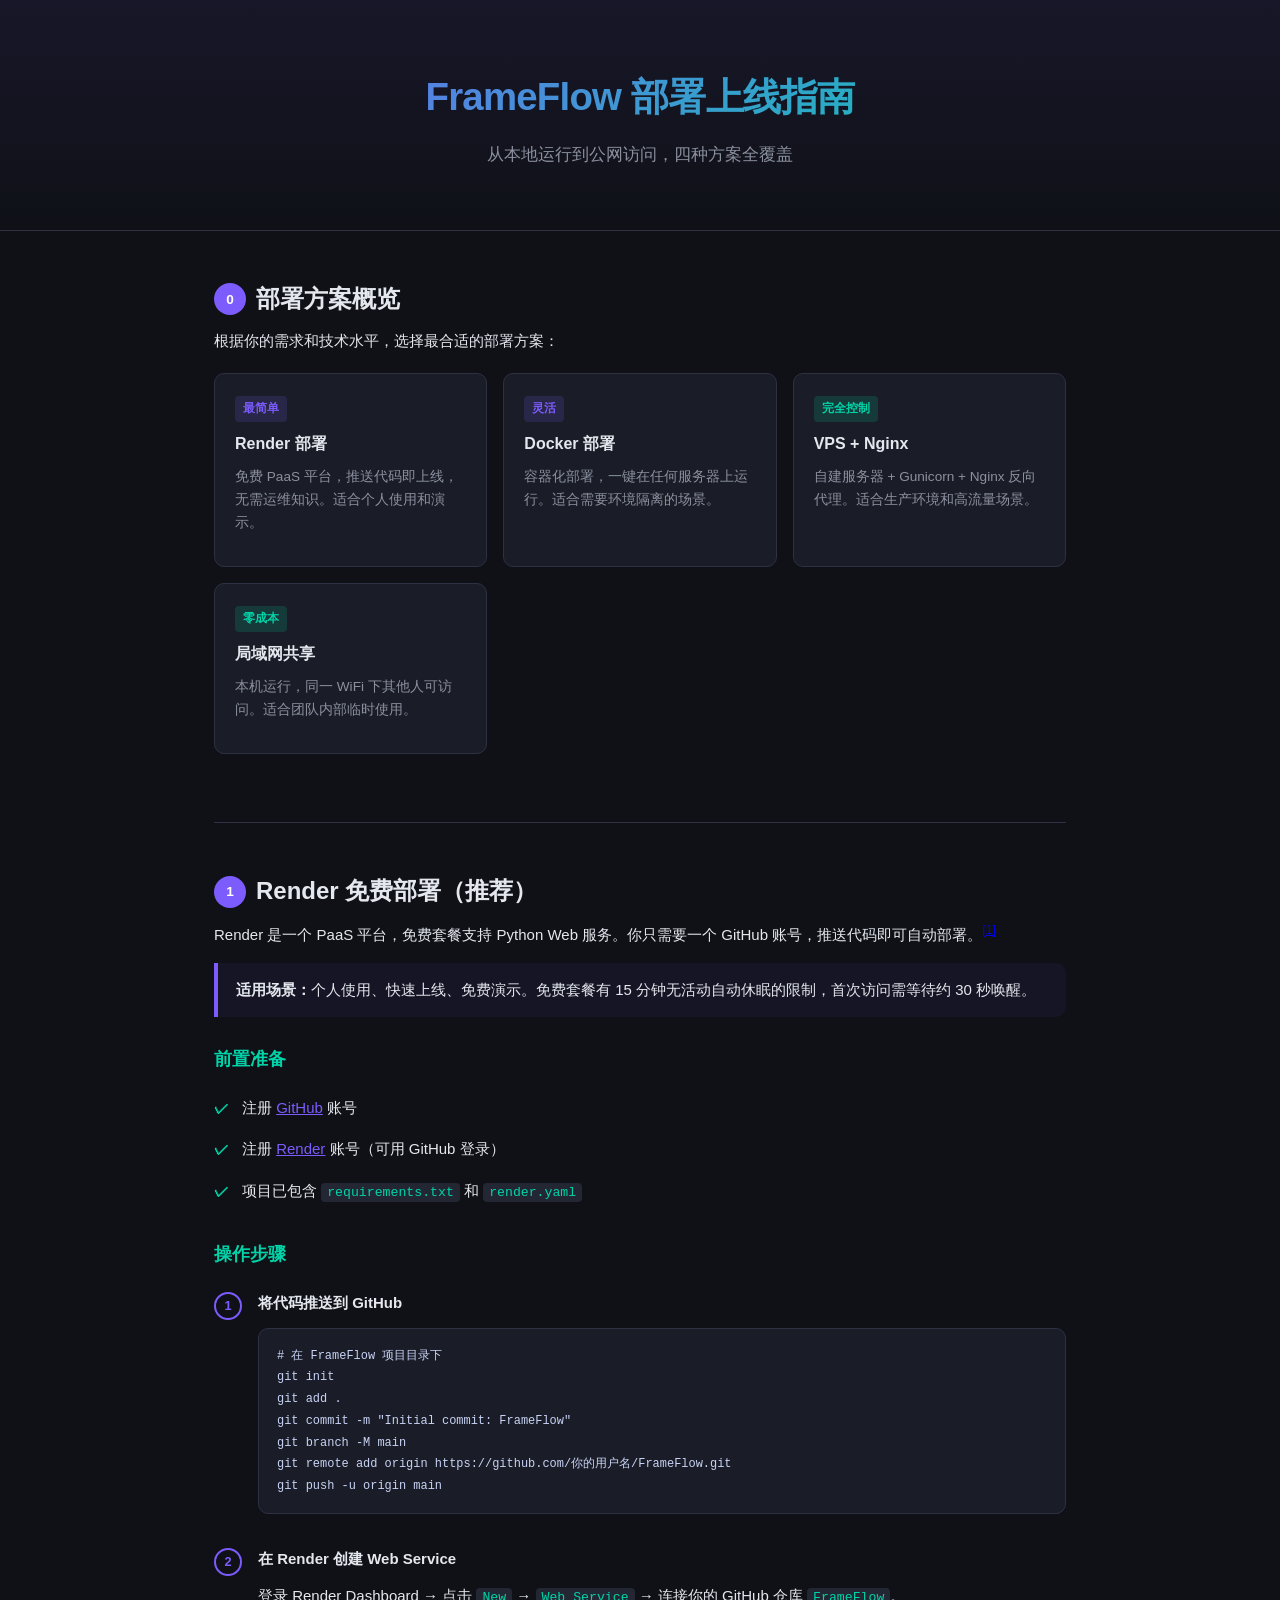
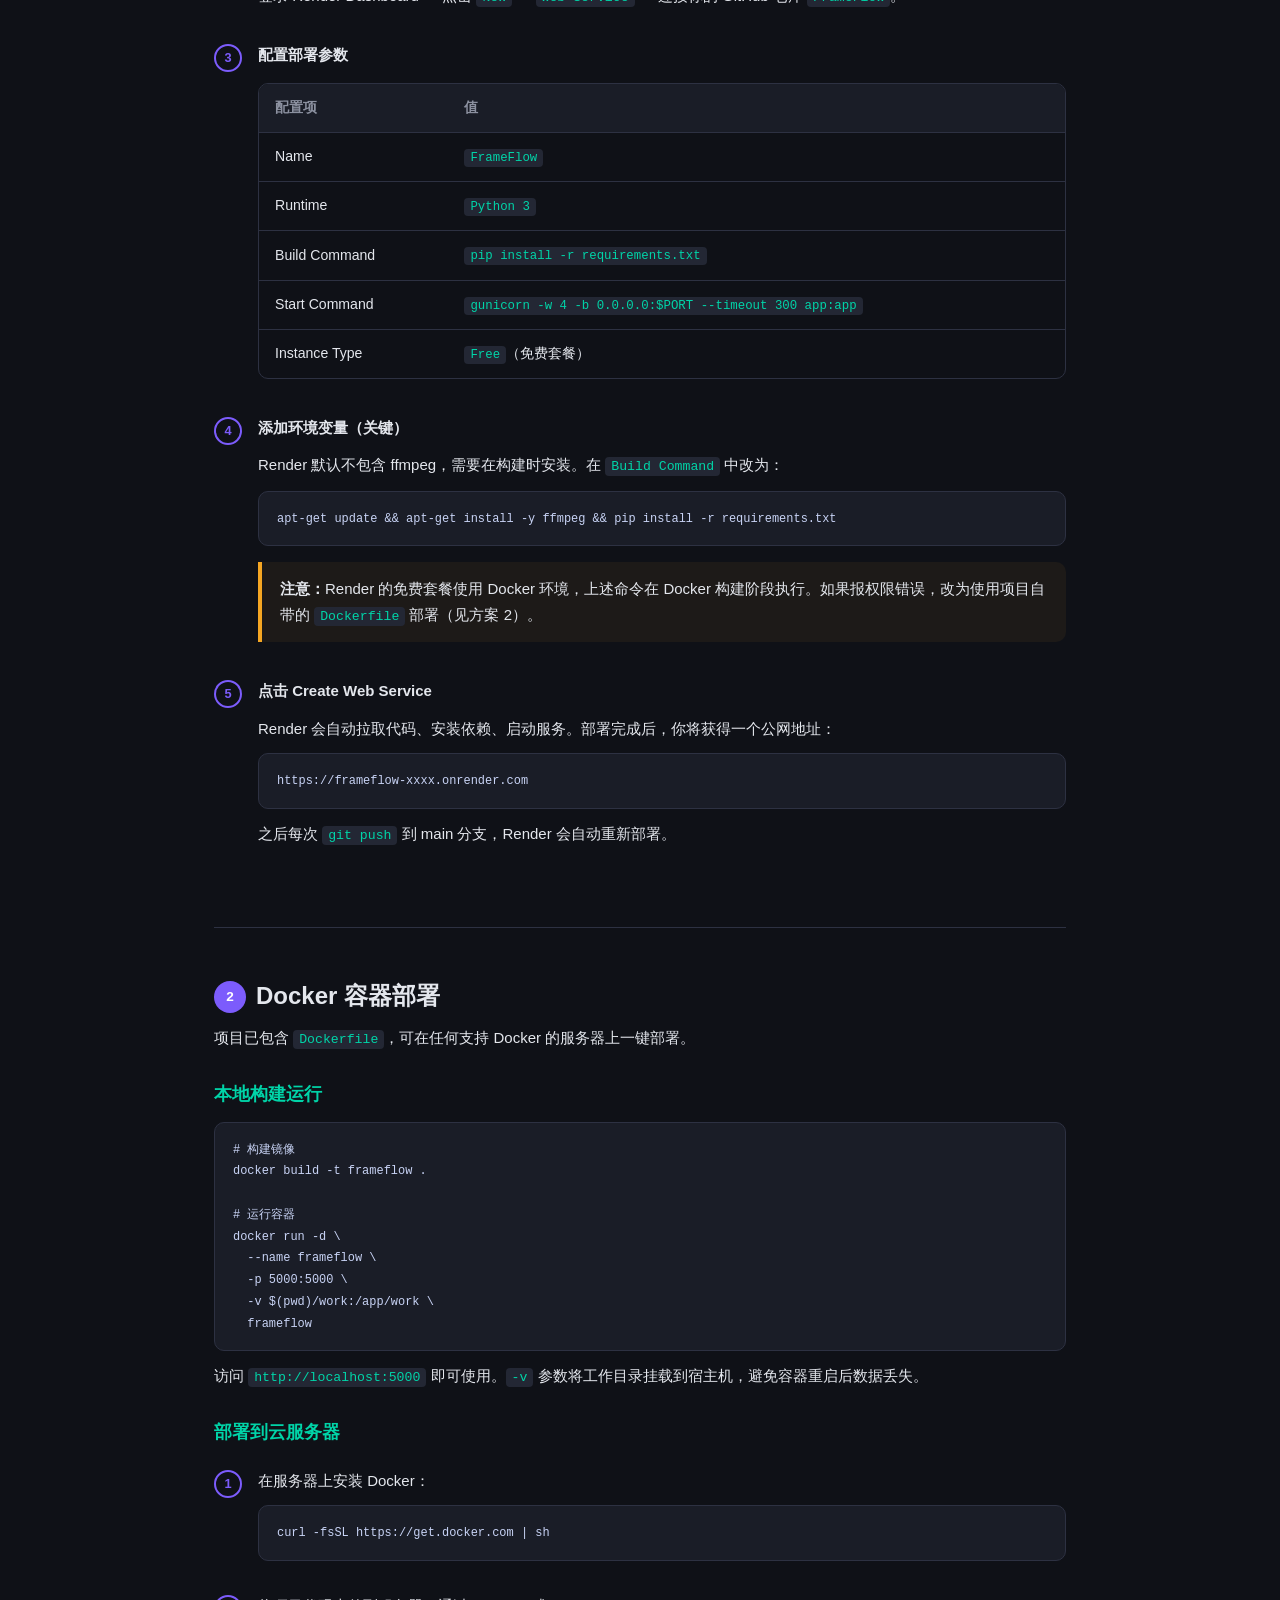
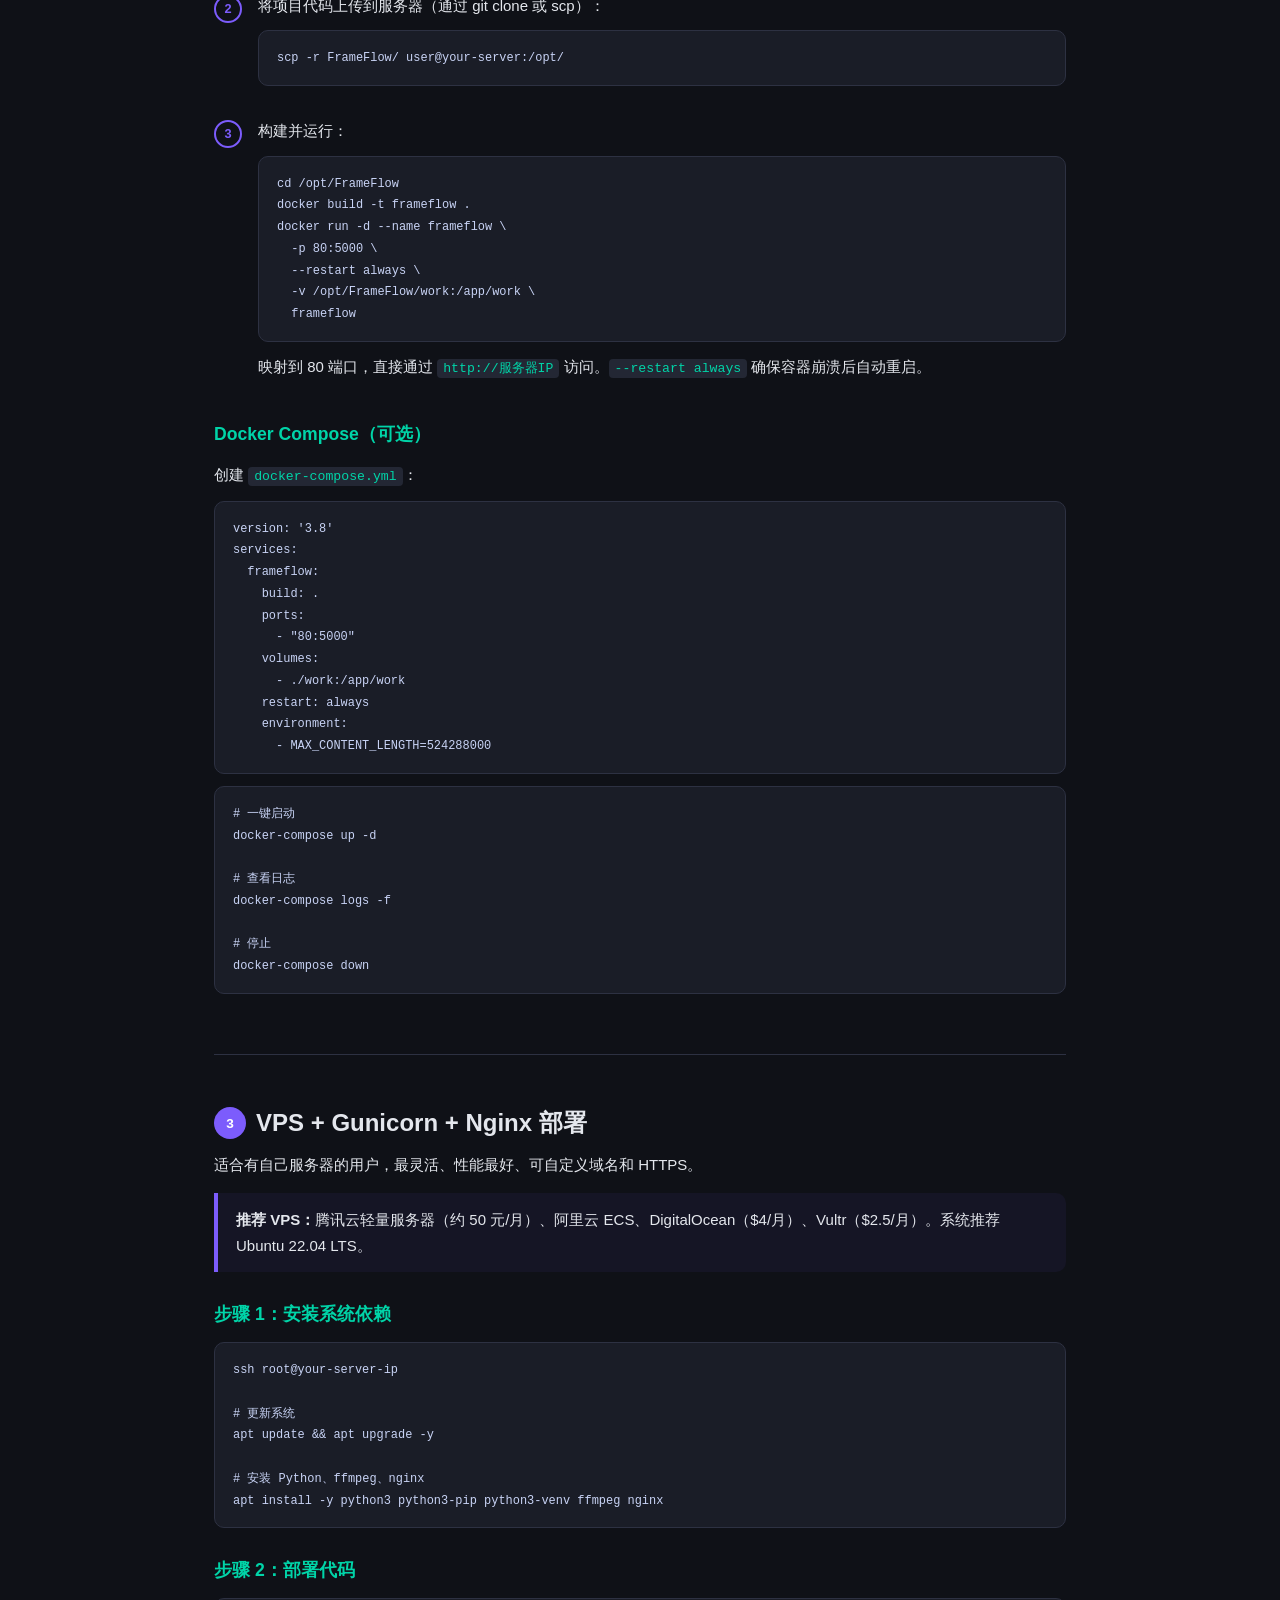
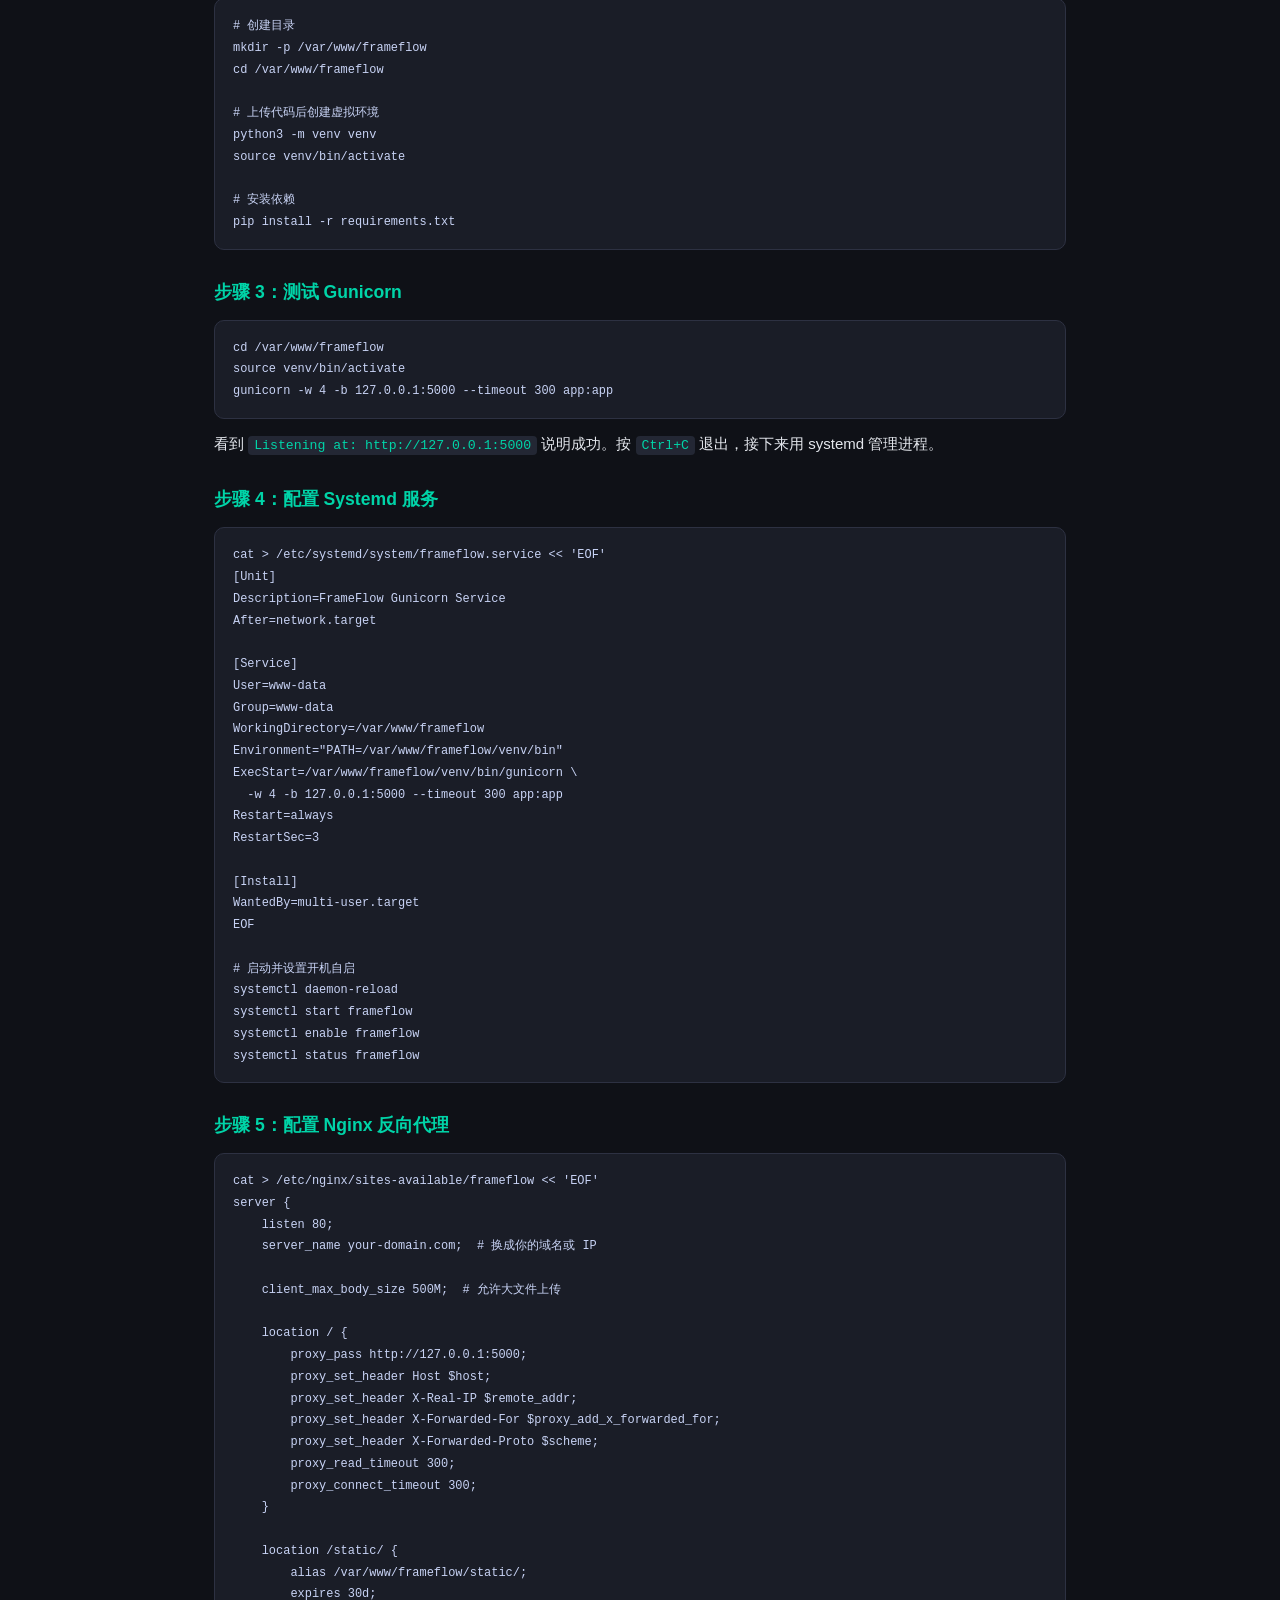
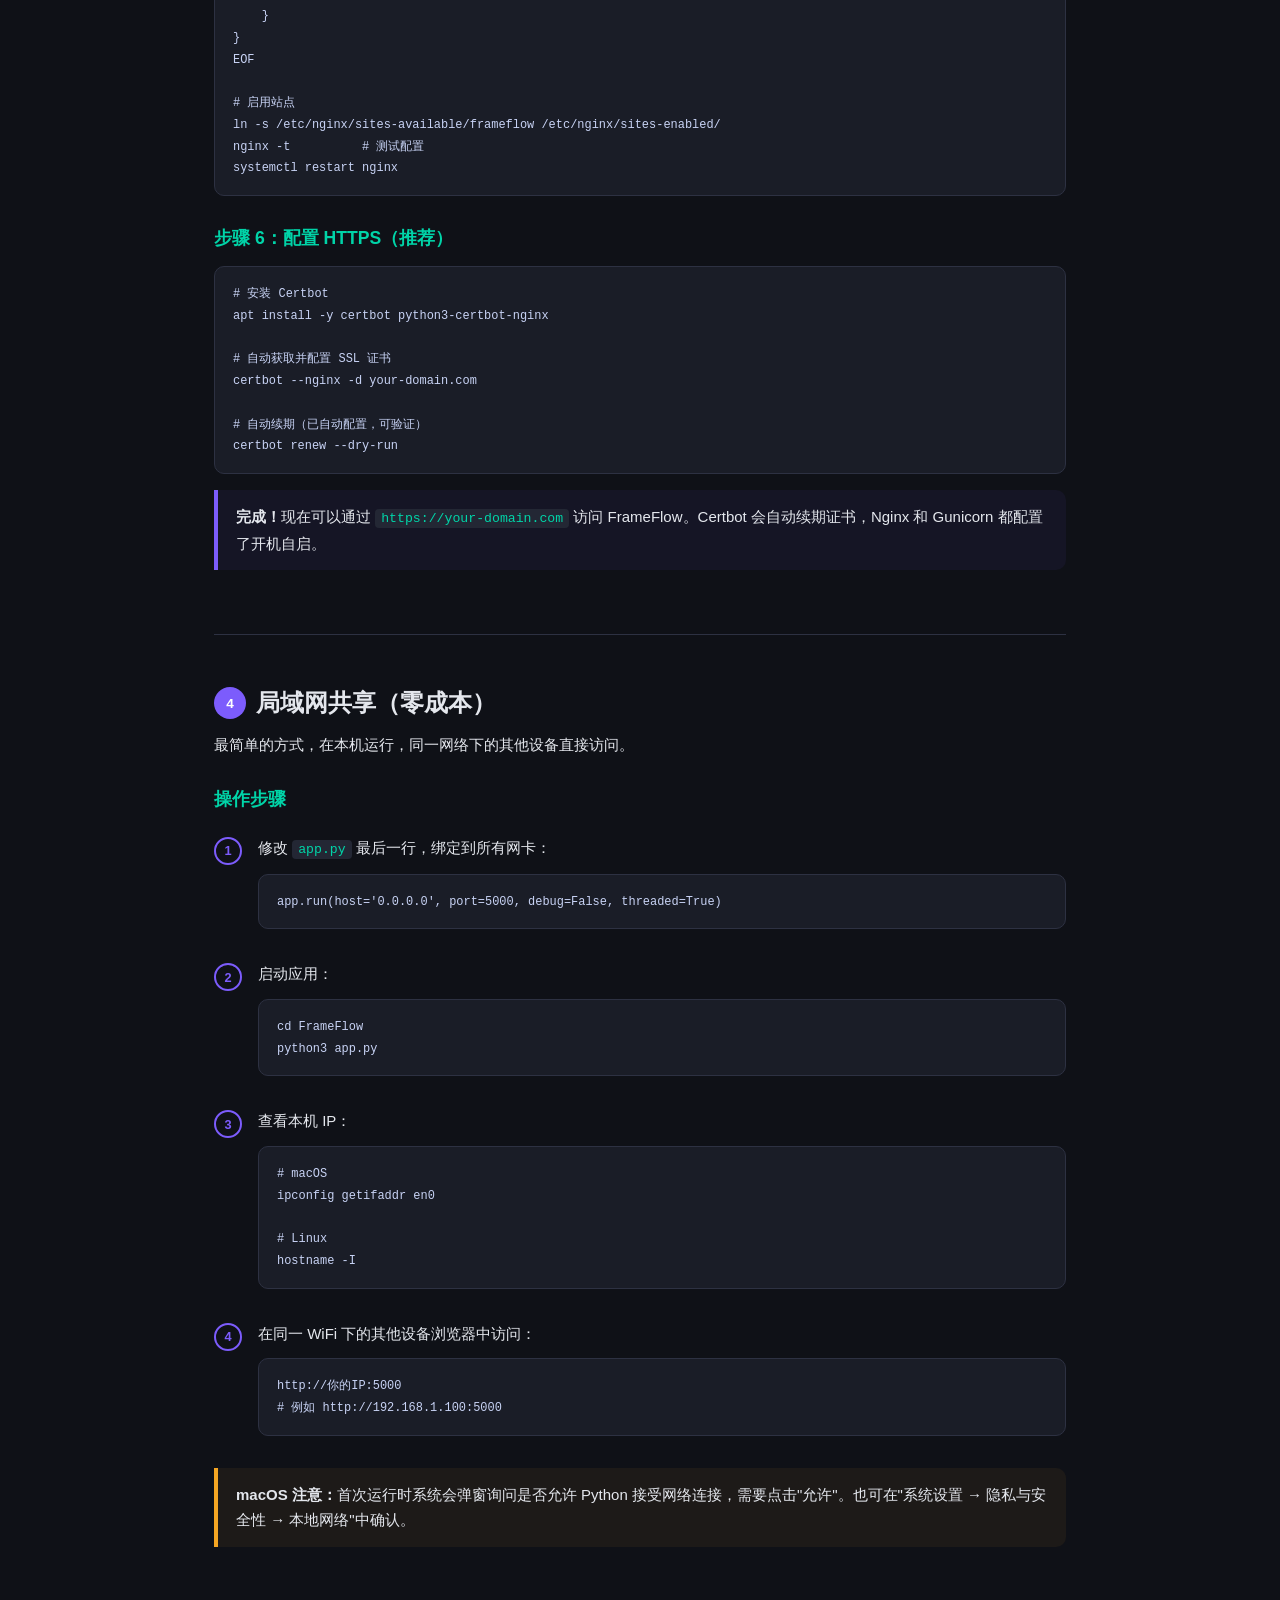
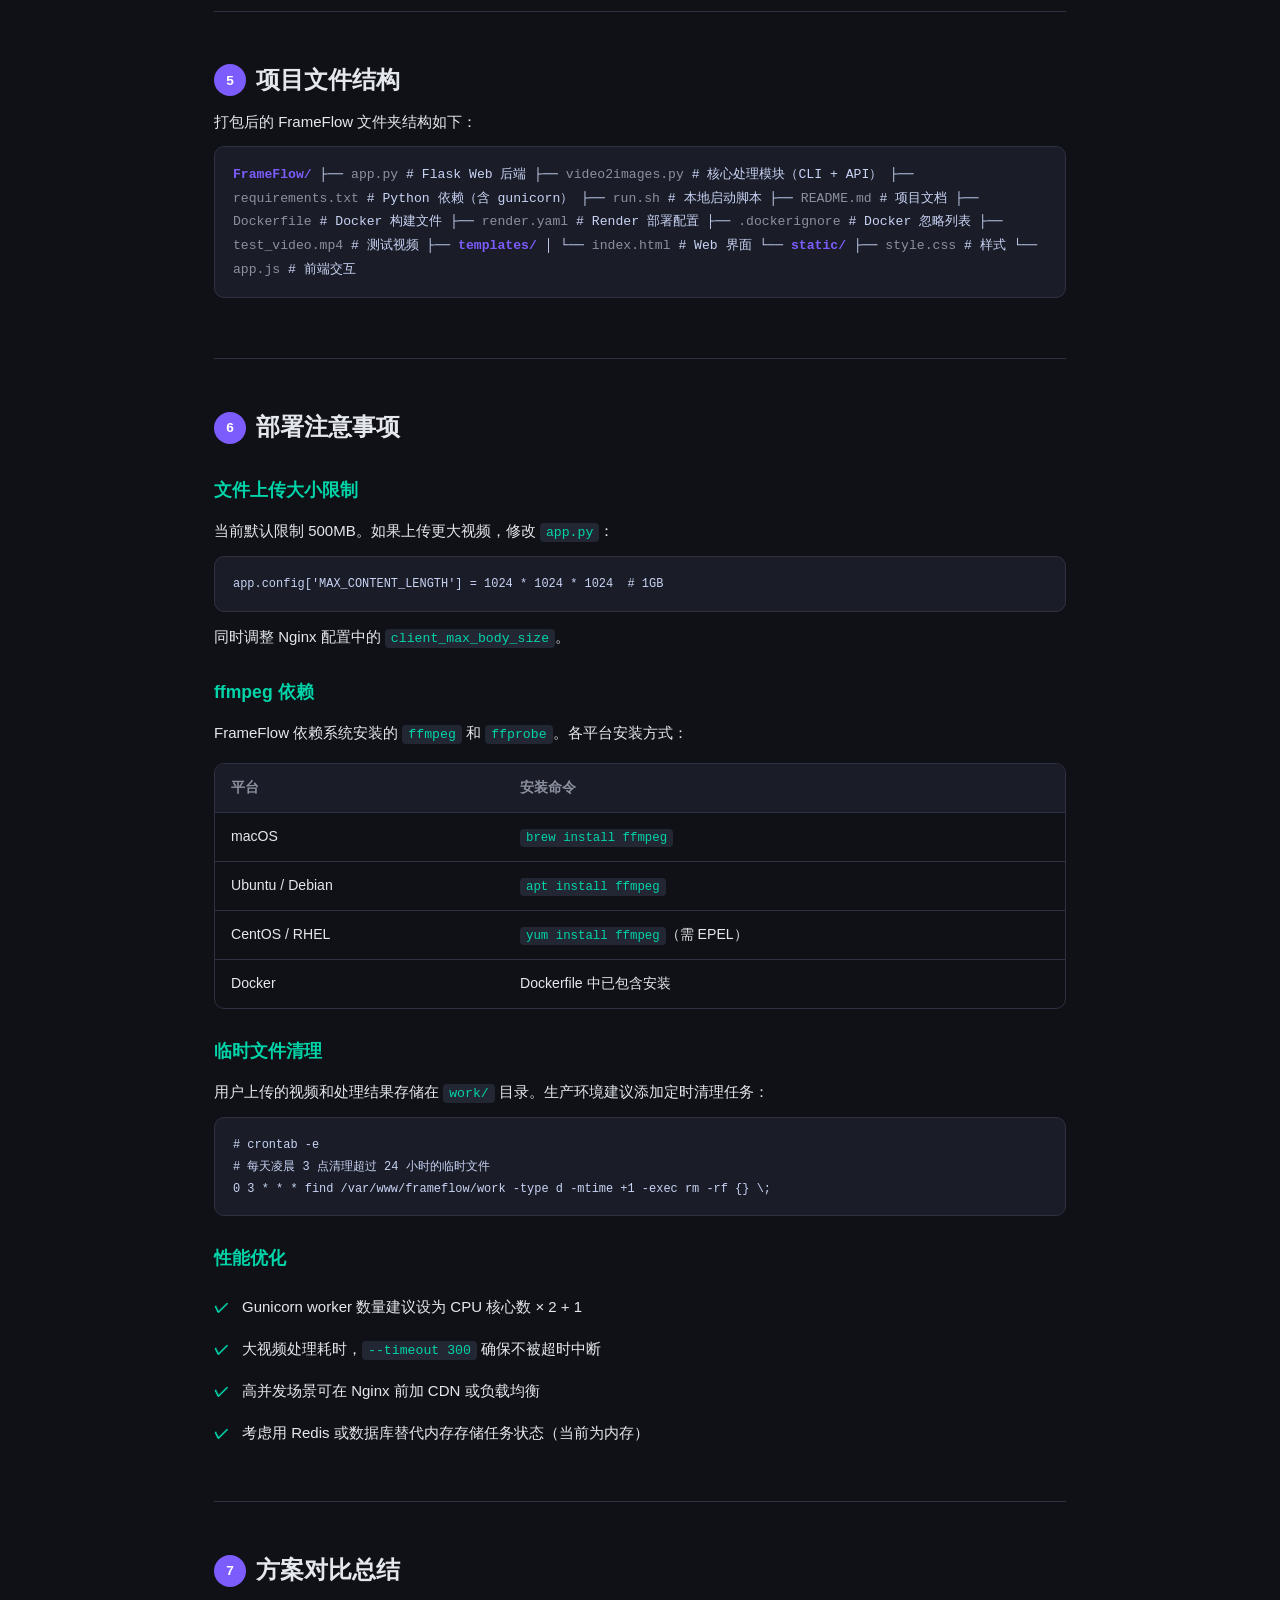
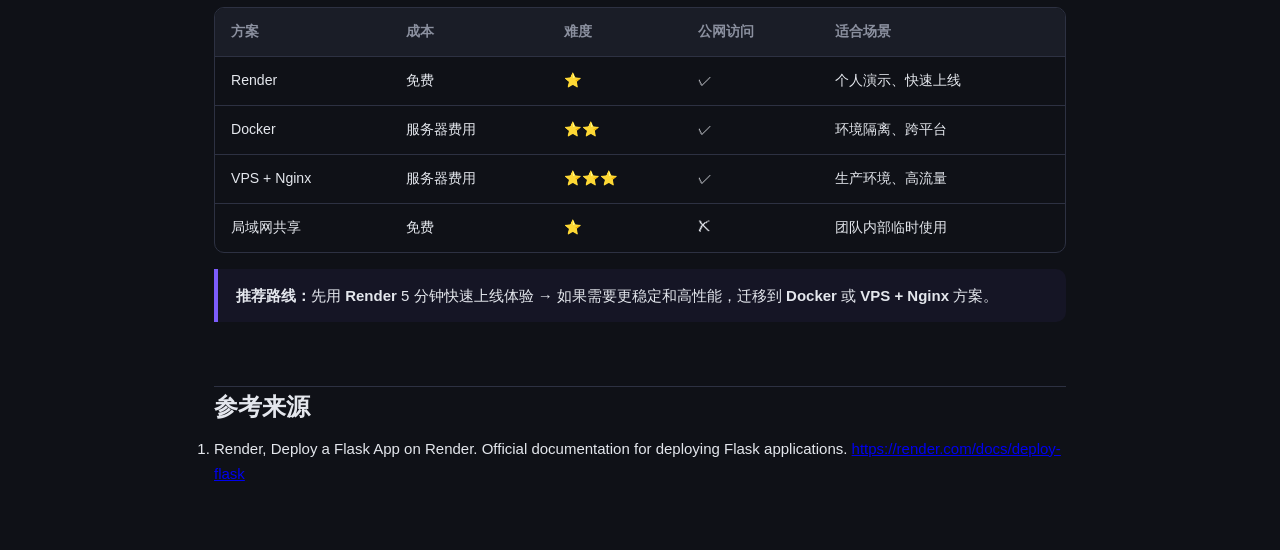
<file: deployment_guide.html>
<!-- Generated by Trae Work -->
<!DOCTYPE html>
<html lang="zh-CN">
<head>
<meta charset="UTF-8">
<meta name="viewport" content="width=device-width, initial-scale=1.0">
<title>FrameFlow 部署上线指南</title>
<style>
  :root {
    --bg: #0f1117;
    --bg2: #1a1d27;
    --bg3: #232734;
    --ink: #e4e7ed;
    --muted: #8b909f;
    --rule: #2d3142;
    --accent: #7c5cfc;
    --accent2: #00d4a8;
    --warn: #f5a623;
    --danger: #ef4444;
    --radius: 10px;
    --mono: "SF Mono", "Fira Code", "Cascadia Code", Menlo, Consolas, monospace;
    --sans: -apple-system, BlinkMacSystemFont, "Segoe UI", "PingFang SC", "Noto Sans CJK SC", sans-serif;
  }

  * { margin: 0; padding: 0; box-sizing: border-box; }

  body {
    font-family: var(--sans);
    background: var(--bg);
    color: var(--ink);
    line-height: 1.7;
    font-size: 15px;
    -webkit-font-smoothing: antialiased;
  }

  .container {
    max-width: 900px;
    margin: 0 auto;
    padding: 0 24px 80px;
  }

  /* Hero */
  .hero {
    text-align: center;
    padding: 64px 24px 48px;
    background: linear-gradient(180deg, rgba(124,92,252,0.08) 0%, transparent 100%);
    border-bottom: 1px solid var(--rule);
  }
  .hero h1 {
    font-size: 2.4rem;
    font-weight: 800;
    letter-spacing: -0.02em;
    background: linear-gradient(135deg, var(--accent), var(--accent2));
    -webkit-background-clip: text;
    -webkit-text-fill-color: transparent;
    background-clip: text;
  }
  .hero p {
    color: var(--muted);
    font-size: 1.05rem;
    margin-top: 12px;
  }

  /* Sections */
  section {
    padding: 48px 0;
    border-bottom: 1px solid var(--rule);
  }
  section:last-child { border-bottom: none; }

  h2 {
    font-size: 1.5rem;
    font-weight: 700;
    margin-bottom: 8px;
    display: flex;
    align-items: center;
    gap: 10px;
  }
  h2 .num {
    display: inline-flex;
    align-items: center;
    justify-content: center;
    width: 32px; height: 32px;
    border-radius: 50%;
    background: var(--accent);
    color: #fff;
    font-size: 0.85rem;
    font-weight: 700;
    flex-shrink: 0;
  }
  h3 {
    font-size: 1.1rem;
    font-weight: 600;
    margin-top: 28px;
    margin-bottom: 12px;
    color: var(--accent2);
  }
  p { margin-bottom: 12px; color: var(--ink); }
  .muted { color: var(--muted); }

  /* Code blocks */
  pre {
    background: var(--bg2);
    border: 1px solid var(--rule);
    border-radius: var(--radius);
    padding: 16px 18px;
    overflow-x: auto;
    margin: 12px 0;
    font-family: var(--mono);
    font-size: 0.85rem;
    line-height: 1.6;
    color: #c8d3f5;
  }
  code {
    font-family: var(--mono);
    font-size: 0.88em;
    background: var(--bg3);
    padding: 2px 6px;
    border-radius: 4px;
    color: var(--accent2);
  }
  pre code {
    background: none;
    padding: 0;
    color: inherit;
  }

  /* Tables */
  .table-wrap {
    overflow-x: auto;
    margin: 16px 0;
    border-radius: var(--radius);
    border: 1px solid var(--rule);
  }
  table {
    width: 100%;
    border-collapse: collapse;
    font-size: 0.88rem;
  }
  th {
    background: var(--bg2);
    text-align: left;
    padding: 12px 16px;
    font-weight: 600;
    color: var(--muted);
    border-bottom: 1px solid var(--rule);
    white-space: nowrap;
  }
  td {
    padding: 12px 16px;
    border-bottom: 1px solid var(--rule);
  }
  tr:last-child td { border-bottom: none; }

  /* Callouts */
  .callout {
    border-left: 4px solid var(--accent);
    background: rgba(124,92,252,0.06);
    border-radius: 0 var(--radius) var(--radius) 0;
    padding: 14px 18px;
    margin: 16px 0;
  }
  .callout.warn {
    border-left-color: var(--warn);
    background: rgba(245,166,35,0.06);
  }
  .callout.danger {
    border-left-color: var(--danger);
    background: rgba(239,68,68,0.06);
  }
  .callout strong { color: var(--ink); }

  /* Steps */
  .step {
    display: flex;
    gap: 16px;
    margin: 20px 0;
  }
  .step-num {
    flex-shrink: 0;
    width: 28px; height: 28px;
    border-radius: 50%;
    border: 2px solid var(--accent);
    color: var(--accent);
    display: flex;
    align-items: center;
    justify-content: center;
    font-weight: 700;
    font-size: 0.8rem;
    margin-top: 2px;
  }
  .step-body { flex: 1; }

  /* Cards */
  .card-grid {
    display: grid;
    grid-template-columns: repeat(auto-fit, minmax(250px, 1fr));
    gap: 16px;
    margin: 20px 0;
  }
  .card {
    background: var(--bg2);
    border: 1px solid var(--rule);
    border-radius: var(--radius);
    padding: 20px;
  }
  .card h4 {
    font-size: 1rem;
    font-weight: 600;
    margin-bottom: 8px;
  }
  .card .tag {
    display: inline-block;
    font-size: 0.72rem;
    font-weight: 600;
    padding: 3px 8px;
    border-radius: 4px;
    margin-bottom: 8px;
  }
  .tag.free { background: rgba(0,212,168,0.15); color: var(--accent2); }
  .tag.paid { background: rgba(245,166,35,0.15); color: var(--warn); }
  .tag.easy { background: rgba(124,92,252,0.15); color: var(--accent); }

  /* Tabs */
  .tab-bar {
    display: flex;
    gap: 4px;
    margin: 20px 0 0;
    border-bottom: 2px solid var(--rule);
  }
  .tab {
    padding: 10px 20px;
    cursor: pointer;
    font-size: 0.9rem;
    font-weight: 500;
    color: var(--muted);
    border-bottom: 2px solid transparent;
    margin-bottom: -2px;
    transition: all 0.2s;
  }
  .tab.active {
    color: var(--accent);
    border-bottom-color: var(--accent);
  }
  .tab-panel { display: none; padding-top: 20px; }
  .tab-panel.active { display: block; }

  /* File tree */
  .file-tree {
    background: var(--bg2);
    border: 1px solid var(--rule);
    border-radius: var(--radius);
    padding: 16px 18px;
    font-family: var(--mono);
    font-size: 0.82rem;
    line-height: 1.8;
    color: #c8d3f5;
    margin: 12px 0;
  }
  .file-tree .dir { color: var(--accent); font-weight: 600; }
  .file-tree .file { color: var(--muted); }

  ul.checklist {
    list-style: none;
    padding: 0;
  }
  ul.checklist li {
    padding: 8px 0 8px 28px;
    position: relative;
  }
  ul.checklist li::before {
    content: "✓";
    position: absolute;
    left: 0;
    color: var(--accent2);
    font-weight: 700;
  }

  @media (max-width: 600px) {
    .hero h1 { font-size: 1.8rem; }
    .card-grid { grid-template-columns: 1fr; }
    .tab-bar { overflow-x: auto; }
  }
</style>
</head>
<body>

<!-- Hero -->
<div class="hero">
  <h1>FrameFlow 部署上线指南</h1>
  <p>从本地运行到公网访问，四种方案全覆盖</p>
</div>

<div class="container">

<!-- 方案概览 -->
<section>
  <h2><span class="num">0</span> 部署方案概览</h2>
  <p>根据你的需求和技术水平，选择最合适的部署方案：</p>

  <div class="card-grid">
    <div class="card">
      <span class="tag easy">最简单</span>
      <h4>Render 部署</h4>
      <p class="muted" style="font-size:0.85rem">免费 PaaS 平台，推送代码即上线，无需运维知识。适合个人使用和演示。</p>
    </div>
    <div class="card">
      <span class="tag easy">灵活</span>
      <h4>Docker 部署</h4>
      <p class="muted" style="font-size:0.85rem">容器化部署，一键在任何服务器上运行。适合需要环境隔离的场景。</p>
    </div>
    <div class="card">
      <span class="tag free">完全控制</span>
      <h4>VPS + Nginx</h4>
      <p class="muted" style="font-size:0.85rem">自建服务器 + Gunicorn + Nginx 反向代理。适合生产环境和高流量场景。</p>
    </div>
    <div class="card">
      <span class="tag free">零成本</span>
      <h4>局域网共享</h4>
      <p class="muted" style="font-size:0.85rem">本机运行，同一 WiFi 下其他人可访问。适合团队内部临时使用。</p>
    </div>
  </div>
</section>

<!-- Render 部署 -->
<section>
  <h2><span class="num">1</span> Render 免费部署（推荐）</h2>
  <p>Render 是一个 PaaS 平台，免费套餐支持 Python Web 服务。你只需要一个 GitHub 账号，推送代码即可自动部署。<sup><a href="#cite-1">[1]</a></sup></p>

  <div class="callout">
    <strong>适用场景：</strong>个人使用、快速上线、免费演示。免费套餐有 15 分钟无活动自动休眠的限制，首次访问需等待约 30 秒唤醒。
  </div>

  <h3>前置准备</h3>
  <ul class="checklist">
    <li>注册 <a href="https://github.com" target="_blank" style="color:var(--accent)">GitHub</a> 账号</li>
    <li>注册 <a href="https://render.com" target="_blank" style="color:var(--accent)">Render</a> 账号（可用 GitHub 登录）</li>
    <li>项目已包含 <code>requirements.txt</code> 和 <code>render.yaml</code></li>
  </ul>

  <h3>操作步骤</h3>

  <div class="step">
    <div class="step-num">1</div>
    <div class="step-body">
      <p><strong>将代码推送到 GitHub</strong></p>
      <pre><code># 在 FrameFlow 项目目录下
git init
git add .
git commit -m "Initial commit: FrameFlow"
git branch -M main
git remote add origin https://github.com/你的用户名/FrameFlow.git
git push -u origin main</code></pre>
    </div>
  </div>

  <div class="step">
    <div class="step-num">2</div>
    <div class="step-body">
      <p><strong>在 Render 创建 Web Service</strong></p>
      <p>登录 Render Dashboard → 点击 <code>New</code> → <code>Web Service</code> → 连接你的 GitHub 仓库 <code>FrameFlow</code>。</p>
    </div>
  </div>

  <div class="step">
    <div class="step-num">3</div>
    <div class="step-body">
      <p><strong>配置部署参数</strong></p>
      <div class="table-wrap">
        <table>
          <tr><th>配置项</th><th>值</th></tr>
          <tr><td>Name</td><td><code>FrameFlow</code></td></tr>
          <tr><td>Runtime</td><td><code>Python 3</code></td></tr>
          <tr><td>Build Command</td><td><code>pip install -r requirements.txt</code></td></tr>
          <tr><td>Start Command</td><td><code>gunicorn -w 4 -b 0.0.0.0:$PORT --timeout 300 app:app</code></td></tr>
          <tr><td>Instance Type</td><td><code>Free</code>（免费套餐）</td></tr>
        </table>
      </div>
    </div>
  </div>

  <div class="step">
    <div class="step-num">4</div>
    <div class="step-body">
      <p><strong>添加环境变量（关键）</strong></p>
      <p>Render 默认不包含 ffmpeg，需要在构建时安装。在 <code>Build Command</code> 中改为：</p>
      <pre><code>apt-get update && apt-get install -y ffmpeg && pip install -r requirements.txt</code></pre>
      <div class="callout warn">
        <strong>注意：</strong>Render 的免费套餐使用 Docker 环境，上述命令在 Docker 构建阶段执行。如果报权限错误，改为使用项目自带的 <code>Dockerfile</code> 部署（见方案 2）。
      </div>
    </div>
  </div>

  <div class="step">
    <div class="step-num">5</div>
    <div class="step-body">
      <p><strong>点击 Create Web Service</strong></p>
      <p>Render 会自动拉取代码、安装依赖、启动服务。部署完成后，你将获得一个公网地址：</p>
      <pre><code>https://frameflow-xxxx.onrender.com</code></pre>
      <p>之后每次 <code>git push</code> 到 main 分支，Render 会自动重新部署。</p>
    </div>
  </div>
</section>

<!-- Docker 部署 -->
<section>
  <h2><span class="num">2</span> Docker 容器部署</h2>
  <p>项目已包含 <code>Dockerfile</code>，可在任何支持 Docker 的服务器上一键部署。</p>

  <h3>本地构建运行</h3>
  <pre><code># 构建镜像
docker build -t frameflow .

# 运行容器
docker run -d \
  --name frameflow \
  -p 5000:5000 \
  -v $(pwd)/work:/app/work \
  frameflow</code></pre>
  <p>访问 <code>http://localhost:5000</code> 即可使用。<code>-v</code> 参数将工作目录挂载到宿主机，避免容器重启后数据丢失。</p>

  <h3>部署到云服务器</h3>
  <div class="step">
    <div class="step-num">1</div>
    <div class="step-body">
      <p>在服务器上安装 Docker：</p>
      <pre><code>curl -fsSL https://get.docker.com | sh</code></pre>
    </div>
  </div>
  <div class="step">
    <div class="step-num">2</div>
    <div class="step-body">
      <p>将项目代码上传到服务器（通过 git clone 或 scp）：</p>
      <pre><code>scp -r FrameFlow/ user@your-server:/opt/</code></pre>
    </div>
  </div>
  <div class="step">
    <div class="step-num">3</div>
    <div class="step-body">
      <p>构建并运行：</p>
      <pre><code>cd /opt/FrameFlow
docker build -t frameflow .
docker run -d --name frameflow \
  -p 80:5000 \
  --restart always \
  -v /opt/FrameFlow/work:/app/work \
  frameflow</code></pre>
      <p>映射到 80 端口，直接通过 <code>http://服务器IP</code> 访问。<code>--restart always</code> 确保容器崩溃后自动重启。</p>
    </div>
  </div>

  <h3>Docker Compose（可选）</h3>
  <p>创建 <code>docker-compose.yml</code>：</p>
  <pre><code>version: '3.8'
services:
  frameflow:
    build: .
    ports:
      - "80:5000"
    volumes:
      - ./work:/app/work
    restart: always
    environment:
      - MAX_CONTENT_LENGTH=524288000</code></pre>
  <pre><code># 一键启动
docker-compose up -d

# 查看日志
docker-compose logs -f

# 停止
docker-compose down</code></pre>
</section>

<!-- VPS 部署 -->
<section>
  <h2><span class="num">3</span> VPS + Gunicorn + Nginx 部署</h2>
  <p>适合有自己服务器的用户，最灵活、性能最好、可自定义域名和 HTTPS。</p>

  <div class="callout">
    <strong>推荐 VPS：</strong>腾讯云轻量服务器（约 50 元/月）、阿里云 ECS、DigitalOcean（$4/月）、Vultr（$2.5/月）。系统推荐 Ubuntu 22.04 LTS。
  </div>

  <h3>步骤 1：安装系统依赖</h3>
  <pre><code>ssh root@your-server-ip

# 更新系统
apt update && apt upgrade -y

# 安装 Python、ffmpeg、nginx
apt install -y python3 python3-pip python3-venv ffmpeg nginx</code></pre>

  <h3>步骤 2：部署代码</h3>
  <pre><code># 创建目录
mkdir -p /var/www/frameflow
cd /var/www/frameflow

# 上传代码后创建虚拟环境
python3 -m venv venv
source venv/bin/activate

# 安装依赖
pip install -r requirements.txt</code></pre>

  <h3>步骤 3：测试 Gunicorn</h3>
  <pre><code>cd /var/www/frameflow
source venv/bin/activate
gunicorn -w 4 -b 127.0.0.1:5000 --timeout 300 app:app</code></pre>
  <p>看到 <code>Listening at: http://127.0.0.1:5000</code> 说明成功。按 <code>Ctrl+C</code> 退出，接下来用 systemd 管理进程。</p>

  <h3>步骤 4：配置 Systemd 服务</h3>
  <pre><code>cat > /etc/systemd/system/frameflow.service << 'EOF'
[Unit]
Description=FrameFlow Gunicorn Service
After=network.target

[Service]
User=www-data
Group=www-data
WorkingDirectory=/var/www/frameflow
Environment="PATH=/var/www/frameflow/venv/bin"
ExecStart=/var/www/frameflow/venv/bin/gunicorn \
  -w 4 -b 127.0.0.1:5000 --timeout 300 app:app
Restart=always
RestartSec=3

[Install]
WantedBy=multi-user.target
EOF

# 启动并设置开机自启
systemctl daemon-reload
systemctl start frameflow
systemctl enable frameflow
systemctl status frameflow</code></pre>

  <h3>步骤 5：配置 Nginx 反向代理</h3>
  <pre><code>cat > /etc/nginx/sites-available/frameflow << 'EOF'
server {
    listen 80;
    server_name your-domain.com;  # 换成你的域名或 IP

    client_max_body_size 500M;  # 允许大文件上传

    location / {
        proxy_pass http://127.0.0.1:5000;
        proxy_set_header Host $host;
        proxy_set_header X-Real-IP $remote_addr;
        proxy_set_header X-Forwarded-For $proxy_add_x_forwarded_for;
        proxy_set_header X-Forwarded-Proto $scheme;
        proxy_read_timeout 300;
        proxy_connect_timeout 300;
    }

    location /static/ {
        alias /var/www/frameflow/static/;
        expires 30d;
    }
}
EOF

# 启用站点
ln -s /etc/nginx/sites-available/frameflow /etc/nginx/sites-enabled/
nginx -t          # 测试配置
systemctl restart nginx</code></pre>

  <h3>步骤 6：配置 HTTPS（推荐）</h3>
  <pre><code># 安装 Certbot
apt install -y certbot python3-certbot-nginx

# 自动获取并配置 SSL 证书
certbot --nginx -d your-domain.com

# 自动续期（已自动配置，可验证）
certbot renew --dry-run</code></pre>
  <div class="callout">
    <strong>完成！</strong>现在可以通过 <code>https://your-domain.com</code> 访问 FrameFlow。Certbot 会自动续期证书，Nginx 和 Gunicorn 都配置了开机自启。
  </div>
</section>

<!-- 局域网共享 -->
<section>
  <h2><span class="num">4</span> 局域网共享（零成本）</h2>
  <p>最简单的方式，在本机运行，同一网络下的其他设备直接访问。</p>

  <h3>操作步骤</h3>
  <div class="step">
    <div class="step-num">1</div>
    <div class="step-body">
      <p>修改 <code>app.py</code> 最后一行，绑定到所有网卡：</p>
      <pre><code>app.run(host='0.0.0.0', port=5000, debug=False, threaded=True)</code></pre>
    </div>
  </div>
  <div class="step">
    <div class="step-num">2</div>
    <div class="step-body">
      <p>启动应用：</p>
      <pre><code>cd FrameFlow
python3 app.py</code></pre>
    </div>
  </div>
  <div class="step">
    <div class="step-num">3</div>
    <div class="step-body">
      <p>查看本机 IP：</p>
      <pre><code># macOS
ipconfig getifaddr en0

# Linux
hostname -I</code></pre>
    </div>
  </div>
  <div class="step">
    <div class="step-num">4</div>
    <div class="step-body">
      <p>在同一 WiFi 下的其他设备浏览器中访问：</p>
      <pre><code>http://你的IP:5000
# 例如 http://192.168.1.100:5000</code></pre>
    </div>
  </div>

  <div class="callout warn">
    <strong>macOS 注意：</strong>首次运行时系统会弹窗询问是否允许 Python 接受网络连接，需要点击"允许"。也可在"系统设置 → 隐私与安全性 → 本地网络"中确认。
  </div>
</section>

<!-- 项目文件结构 -->
<section>
  <h2><span class="num">5</span> 项目文件结构</h2>
  <p>打包后的 FrameFlow 文件夹结构如下：</p>
  <div class="file-tree">
<span class="dir">FrameFlow/</span>
├── <span class="file">app.py              </span> # Flask Web 后端
├── <span class="file">video2images.py     </span> # 核心处理模块（CLI + API）
├── <span class="file">requirements.txt    </span> # Python 依赖（含 gunicorn）
├── <span class="file">run.sh              </span> # 本地启动脚本
├── <span class="file">README.md           </span> # 项目文档
├── <span class="file">Dockerfile          </span> # Docker 构建文件
├── <span class="file">render.yaml         </span> # Render 部署配置
├── <span class="file">.dockerignore       </span> # Docker 忽略列表
├── <span class="file">test_video.mp4      </span> # 测试视频
├── <span class="dir">templates/</span>
│   └── <span class="file">index.html      </span> # Web 界面
└── <span class="dir">static/</span>
    ├── <span class="file">style.css       </span> # 样式
    └── <span class="file">app.js          </span> # 前端交互
  </div>
</section>

<!-- 注意事项 -->
<section>
  <h2><span class="num">6</span> 部署注意事项</h2>

  <h3>文件上传大小限制</h3>
  <p>当前默认限制 500MB。如果上传更大视频，修改 <code>app.py</code>：</p>
  <pre><code>app.config['MAX_CONTENT_LENGTH'] = 1024 * 1024 * 1024  # 1GB</code></pre>
  <p>同时调整 Nginx 配置中的 <code>client_max_body_size</code>。</p>

  <h3>ffmpeg 依赖</h3>
  <p>FrameFlow 依赖系统安装的 <code>ffmpeg</code> 和 <code>ffprobe</code>。各平台安装方式：</p>
  <div class="table-wrap">
    <table>
      <tr><th>平台</th><th>安装命令</th></tr>
      <tr><td>macOS</td><td><code>brew install ffmpeg</code></td></tr>
      <tr><td>Ubuntu / Debian</td><td><code>apt install ffmpeg</code></td></tr>
      <tr><td>CentOS / RHEL</td><td><code>yum install ffmpeg</code>（需 EPEL）</td></tr>
      <tr><td>Docker</td><td>Dockerfile 中已包含安装</td></tr>
    </table>
  </div>

  <h3>临时文件清理</h3>
  <p>用户上传的视频和处理结果存储在 <code>work/</code> 目录。生产环境建议添加定时清理任务：</p>
  <pre><code># crontab -e
# 每天凌晨 3 点清理超过 24 小时的临时文件
0 3 * * * find /var/www/frameflow/work -type d -mtime +1 -exec rm -rf {} \;</code></pre>

  <h3>性能优化</h3>
  <ul class="checklist">
    <li>Gunicorn worker 数量建议设为 CPU 核心数 × 2 + 1</li>
    <li>大视频处理耗时，<code>--timeout 300</code> 确保不被超时中断</li>
    <li>高并发场景可在 Nginx 前加 CDN 或负载均衡</li>
    <li>考虑用 Redis 或数据库替代内存存储任务状态（当前为内存）</li>
  </ul>
</section>

<!-- 快速对照表 -->
<section>
  <h2><span class="num">7</span> 方案对比总结</h2>
  <div class="table-wrap">
    <table>
      <tr>
        <th>方案</th>
        <th>成本</th>
        <th>难度</th>
        <th>公网访问</th>
        <th>适合场景</th>
      </tr>
      <tr>
        <td>Render</td>
        <td>免费</td>
        <td>⭐</td>
        <td>✓</td>
        <td>个人演示、快速上线</td>
      </tr>
      <tr>
        <td>Docker</td>
        <td>服务器费用</td>
        <td>⭐⭐</td>
        <td>✓</td>
        <td>环境隔离、跨平台</td>
      </tr>
      <tr>
        <td>VPS + Nginx</td>
        <td>服务器费用</td>
        <td>⭐⭐⭐</td>
        <td>✓</td>
        <td>生产环境、高流量</td>
      </tr>
      <tr>
        <td>局域网共享</td>
        <td>免费</td>
        <td>⭐</td>
        <td>✗</td>
        <td>团队内部临时使用</td>
      </tr>
    </table>
  </div>

  <div class="callout">
    <strong>推荐路线：</strong>先用 <strong>Render</strong> 5 分钟快速上线体验 → 如果需要更稳定和高性能，迁移到 <strong>Docker</strong> 或 <strong>VPS + Nginx</strong> 方案。
  </div>
</section>

<footer>
  <div class="sources">
    <h2>参考来源</h2>
    <ol>
      <li id="cite-1">
        <span class="src-title">Render, Deploy a Flask App on Render. Official documentation for deploying Flask applications.</span>
        <a class="src-url" href="https://render.com/docs/deploy-flask" target="_blank" rel="noopener">https://render.com/docs/deploy-flask</a>
      </li>
    </ol>
  </div>
</footer>

</div>

<script>
  // Tab switching
  document.querySelectorAll('.tab').forEach(tab => {
    tab.addEventListener('click', () => {
      const group = tab.parentElement;
      group.querySelectorAll('.tab').forEach(t => t.classList.remove('active'));
      tab.classList.add('active');
      const target = tab.dataset.tab;
      group.parentElement.querySelectorAll('.tab-panel').forEach(p => {
        p.classList.toggle('active', p.id === target);
      });
    });
  });
</script>

</body>
</html>
</file>
